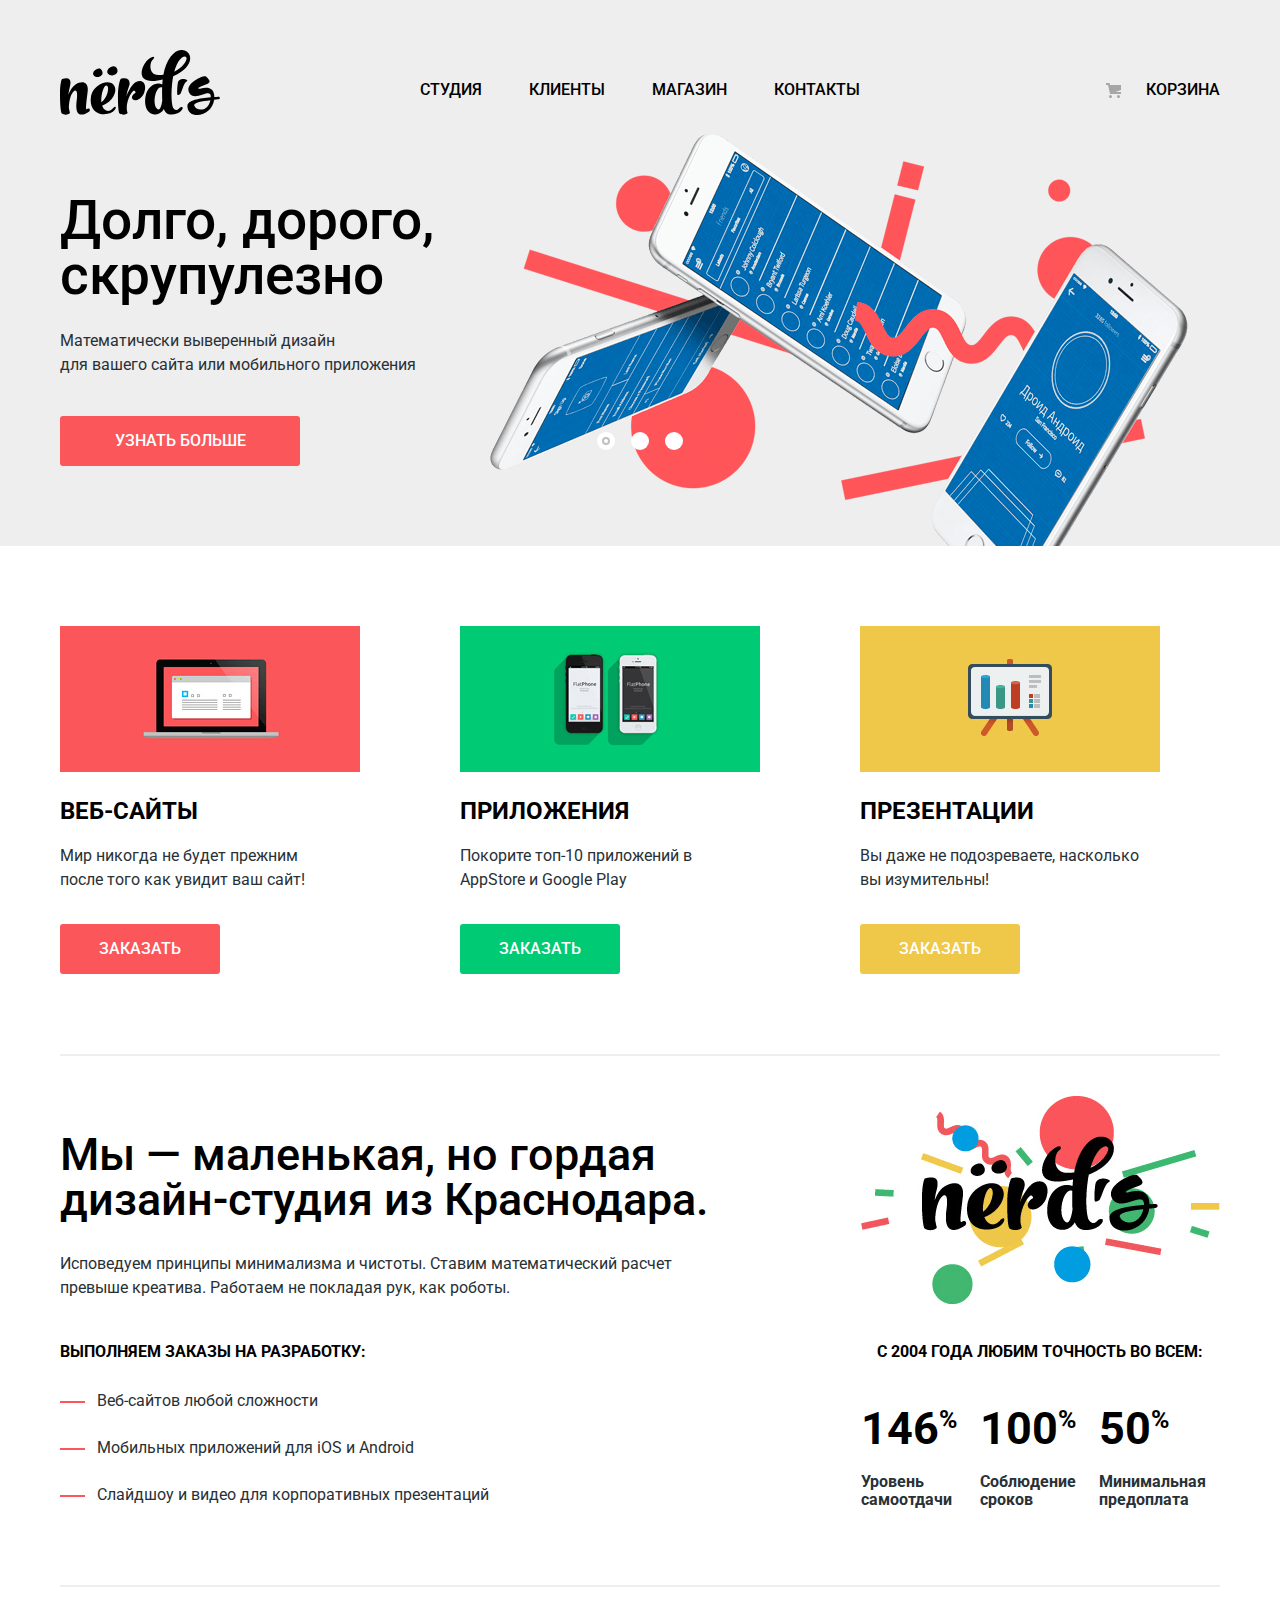
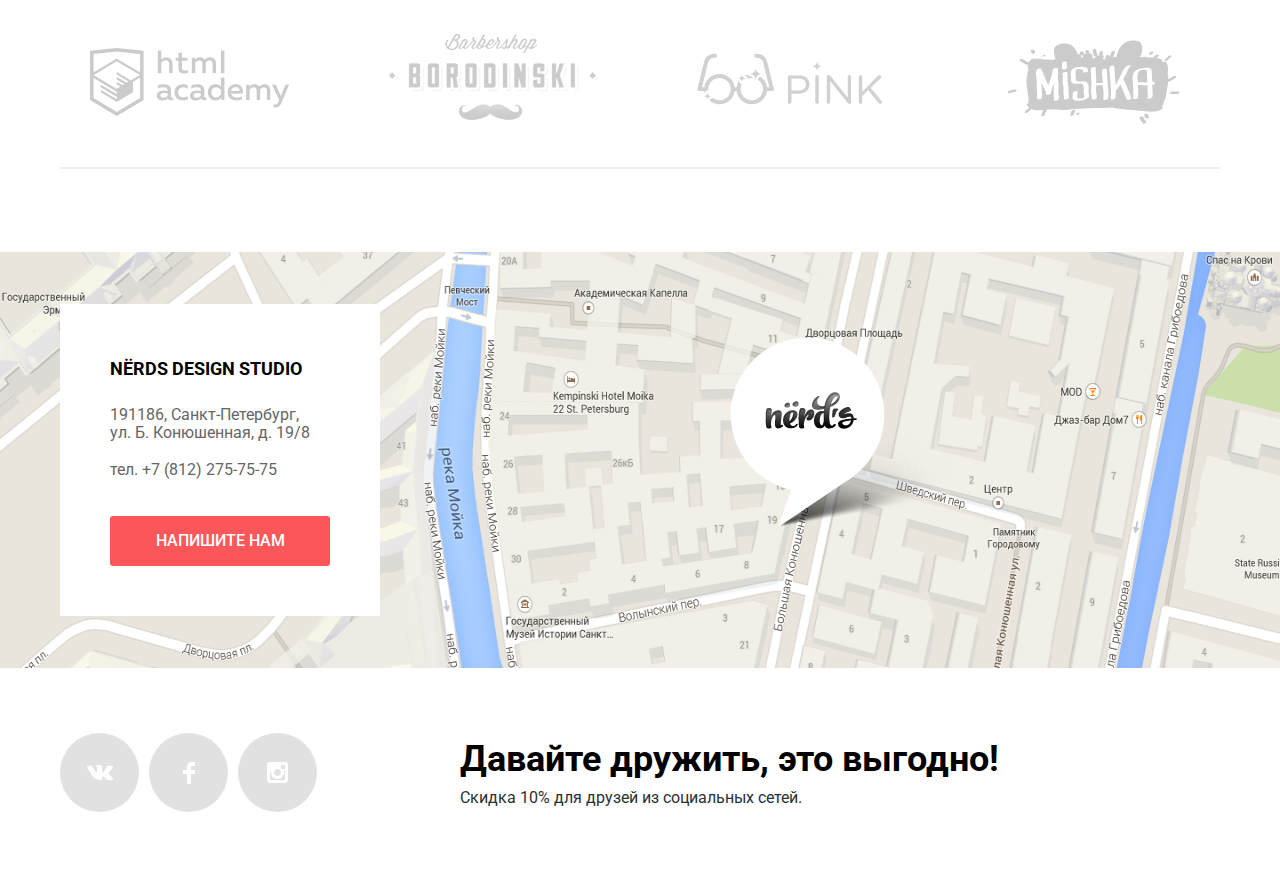
<file: index.html>
<!DOCTYPE html>
<html lang="ru">

<head>
  <meta charset="utf-8">
  <title>HTML Academy: Нёрдс</title>
  <link href="https://fonts.googleapis.com/css?family=Roboto:400,500,700&amp;subset=cyrillic" rel="stylesheet">
  <link rel="stylesheet" href="css/normalize.min.css">
  <link rel="stylesheet" href="css/style.min.css">
</head>

<body>

  <header class="main-header">
    <nav class="main-navigation container">
      <a class="main-header-logo">
        <img src="img/nerds-logo.svg" width="160" height="65" alt="Логотип Нёрдс">
      </a>
      <ul class="site-navigation">
        <li><a href="#">Студия</a></li>
        <li><a href="#">Клиенты</a></li>
        <li><a href="catalog.html">Магазин</a></li>
        <li><a href="#">Контакты</a></li>
      </ul>
      <ul class="user-navigation">
        <li class="user-cart"><a href="#">Корзина</a></li>
      </ul>
    </nav>
  </header>

  <main>
    <h1 class="visually-hidden">Дизайн-студия Нердс</h1>

    <section class="slider">
      <div class="container">
        <h2 class="visually-hidden">Преимущества</h2>
        <input class="visually-hidden" type="radio" id="product-1" name="toggle" checked>
        <input class="visually-hidden" type="radio" id="product-2" name="toggle">
        <input class="visually-hidden" type="radio" id="product-3" name="toggle">
        <ul class="slider-controls-list">
          <li class="slider-controls-item slider-controls-item-active">
            <label for="product-1"><span class="visually-hidden">Первый слайд</span></label>
          </li>
          <li class="slider-controls-item">
            <label for="product-2"><span class="visually-hidden">Второй слайд</span></label>
          </li>
          <li class="slider-controls-item">
            <label for="product-3"><span class="visually-hidden">Третий слайд</span></label>
          </li>
        </ul>
        <ul class="slider-list">
          <li class="slider-item">
            <h3>Долго, дорого,<br> скрупулезно</h3>
            <p>Математически выверенный дизайн<br> для вашего сайта или мобильного приложения</p>
            <a class="button slider-button" href="#">Узнать больше</a>
          </li>
          <li class="slider-item">
            <h3>Любим математику как никто другой</h3>
            <p>Никакого креатива, только математические формулы для расчета идеальных пропорций.</p>
            <a class="button slider-button" href="#">Узнать больше</a>
          </li>
          <li class="slider-item">
            <h3>Только ночь,<br> только хардкор</h3>
            <p>Работать днем, как все? Мы против этого.<br> Ближе к полуночи работа только начинается.</p>
            <a class="button slider-button" href="#">Узнать больше</a>
          </li>
        </ul>
      </div>
    </section>

    <section class="services container">
      <h2 class="visually-hidden">Наши услуги</h2>

      <ul class="services-list">
        <li class="services-item">
          <h3>Веб-сайты</h3>
          <p>Мир никогда не будет прежним после того как увидит ваш сайт!</p>
          <a class="button services-button" href="#">Заказать</a>
        </li>
        <li class="services-item">
          <h3>Приложения</h3>
          <p>Покорите топ-10 приложений в AppStore и Google Play</p>
          <a class="button services-button" href="#">Заказать</a>
        </li>
        <li class="services-item">
          <h3>Презентации</h3>
          <p>Вы даже не подозреваете, насколько вы изумительны!</p>
          <a class="button services-button" href="#">Заказать</a>
        </li>
      </ul>
    </section>

    <section class="about container">
      <div class="about-left">
        <h2 class="visually-hidden">О нас</h2>
        <p class="about-lead">
          Мы — маленькая, но гордая дизайн-студия из Краснодара.
        </p>
        <p class="about-text">Исповедуем принципы минимализма и чистоты. Ставим математический расчет превыше креатива.
          Работаем не покладая рук, как роботы.</p>
        <p class="about-list-intro">
          <b>Выполняем заказы на разработку:</b>
        </p>
        <ul class="about-list">
          <li class="about-item">Веб-сайтов любой сложности</li>
          <li class="about-item">Мобильных приложений для iOS и Android</li>
          <li class="about-item">Слайдшоу и видео для корпоративных презентаций</li>
        </ul>
      </div>
      <div class="about-right">
        <p class="about-logo">
          <img src="img/nerds-illustration.png" width="360" height="208" alt="Нёрдс">
        </p>
        <p class="about-table-intro">
          <b>С 2004 года любим точность во всем:</b>
        </p>
        <table class="about-table">
          <thead>
            <tr>
              <th>Уровень самоотдачи</th>
              <th>Соблюдение сроков</th>
              <th>Минимальная предоплата</th>
            </tr>
          </thead>
          <tbody>
            <tr>
              <td>146<span class="about-table-percent">%</span></td>
              <td>100<span class="about-table-percent">%</span></td>
              <td>50<span class="about-table-percent">%</span></td>
            </tr>
          </tbody>
        </table>
      </div>
    </section>

    <section class="partners container">
      <h2 class="visually-hidden">Наши партнёры</h2>
      <ul class="partners-list">
        <li class="partners-item">
          <a href="https://htmlacademy.ru/intensive/htmlcss" target="_blank">
            <h3 class="visually-hidden">HTML Academy</h3>
            <img src="img/logo-1.png" width="199" height="68" alt="HTML Academy">
          </a>
        </li>
        <li class="partners-item">
          <a href="#">
            <h3 class="visually-hidden">Барбершоп Бородинский</h3>
            <img src="img/logo-2.png" width="209" height="90" alt="Барбершоп Бородинский">
          </a>
        </li>
        <li class="partners-item">
          <a href="#">
            <h3 class="visually-hidden">Pink</h3>
            <img src="img/logo-3.png" width="185" height="52" alt="Pink">
          </a>
        </li>
        <li class="partners-item">
          <a href="#">
            <h3 class="visually-hidden">Mishka</h3>
            <img src="img/logo-4.png" width="173" height="84" alt="Mishka">
          </a>
        </li>
      </ul>
    </section>
  </main>

  <footer class="main-footer">
    <section class="contacts container">
      <div class="contacts-map">
        <img src="img/map.png " width="1440" height="416" alt="Наш адрес - 191186, Санкт-Петербург, ул. Б. Конюшенная, д. 19/8">
        <iframe src="https://www.google.com/maps/embed?pb=!1m18!1m12!1m3!1d1998.603625300289!2d30.320858715830845!3d59.93871916905453!2m3!1f0!2f0!3f0!3m2!1i1024!2i768!4f13.1!3m3!1m2!1s0x4696310fca145cc1%3A0x42b32648d8238007!2sBolshaya+Konyushennaya+Street%2C+19%2F8%2C+Sankt-Peterburg%2C+191186!5e0!3m2!1sen!2sru!4v1537539976945"
          width="1440" height="416" style="border:0"></iframe>
      </div>

      <h2 class="visually-hidden">Наш адрес</h2>

      <div class="contacts-info">
        <h3 class="contacts-name">Nёrds design studio</h3>
        <p class="contacts-address">191186, Санкт-Петербург, ул. Б. Конюшенная, д. 19/8</p>
        <p class="contacts-phone">тел. +7 (812) 275-75-75</p>
        <a class="button contacts-button" href="#">Напишите нам</a>
      </div>

    </section>

    <section class="social container">
      <h2 class="visually-hidden">Мы в социальных сетях</h2>

      <ul class="social-list">
        <li class="social-item">
          <a class="social-link social-link-vk" href="#"><span class="visually-hidden">Вконтакте</span></a>
        </li>
        <li class="social-item">
          <a class="social-link social-link-fb" href="#"><span class="visually-hidden">Фейсбук</span></a>
        </li>
        <li class="social-item">
          <a class="social-link social-link-inst" href="#"><span class="visually-hidden">Инстаграм</span></a>
        </li>
      </ul>

      <p class="social-text">
        <b>Давайте дружить, это выгодно!</b>
        Скидка 10% для друзей из социальных сетей.
      </p>
    </section>
  </footer>

  <section class="modal-feedback">
    <h2>Напишите нам</h2>
    <form class="feedback-form" action="https://echo.htmlacademy.ru" method="post">
      <p class="feedback-name">
        <label for="name">Ваше имя:</label>
        <input id="name" type="text" name="name" value="Имя Фамилия">
      </p>
      <p class="feedback-email">
        <label for="email">Ваш e-mail:</label>
        <input id="email" type="email" name="email" value="email@example.com">
      </p>
      <p class="feedback-text">
        <label for="text">Текст письма:</label>
        <textarea id="text" name="text" cols="30" rows="5">В свободной форме</textarea>
      </p>
      <button class="button feedback-button" type="submit">Отправить</button>
    </form>
    <button class="modal-close" type="button">Закрыть</button>
  </section>

  <div class="overlay"></div>

  <script src="js/script.min.js"></script>

</body>

</html>
</file>
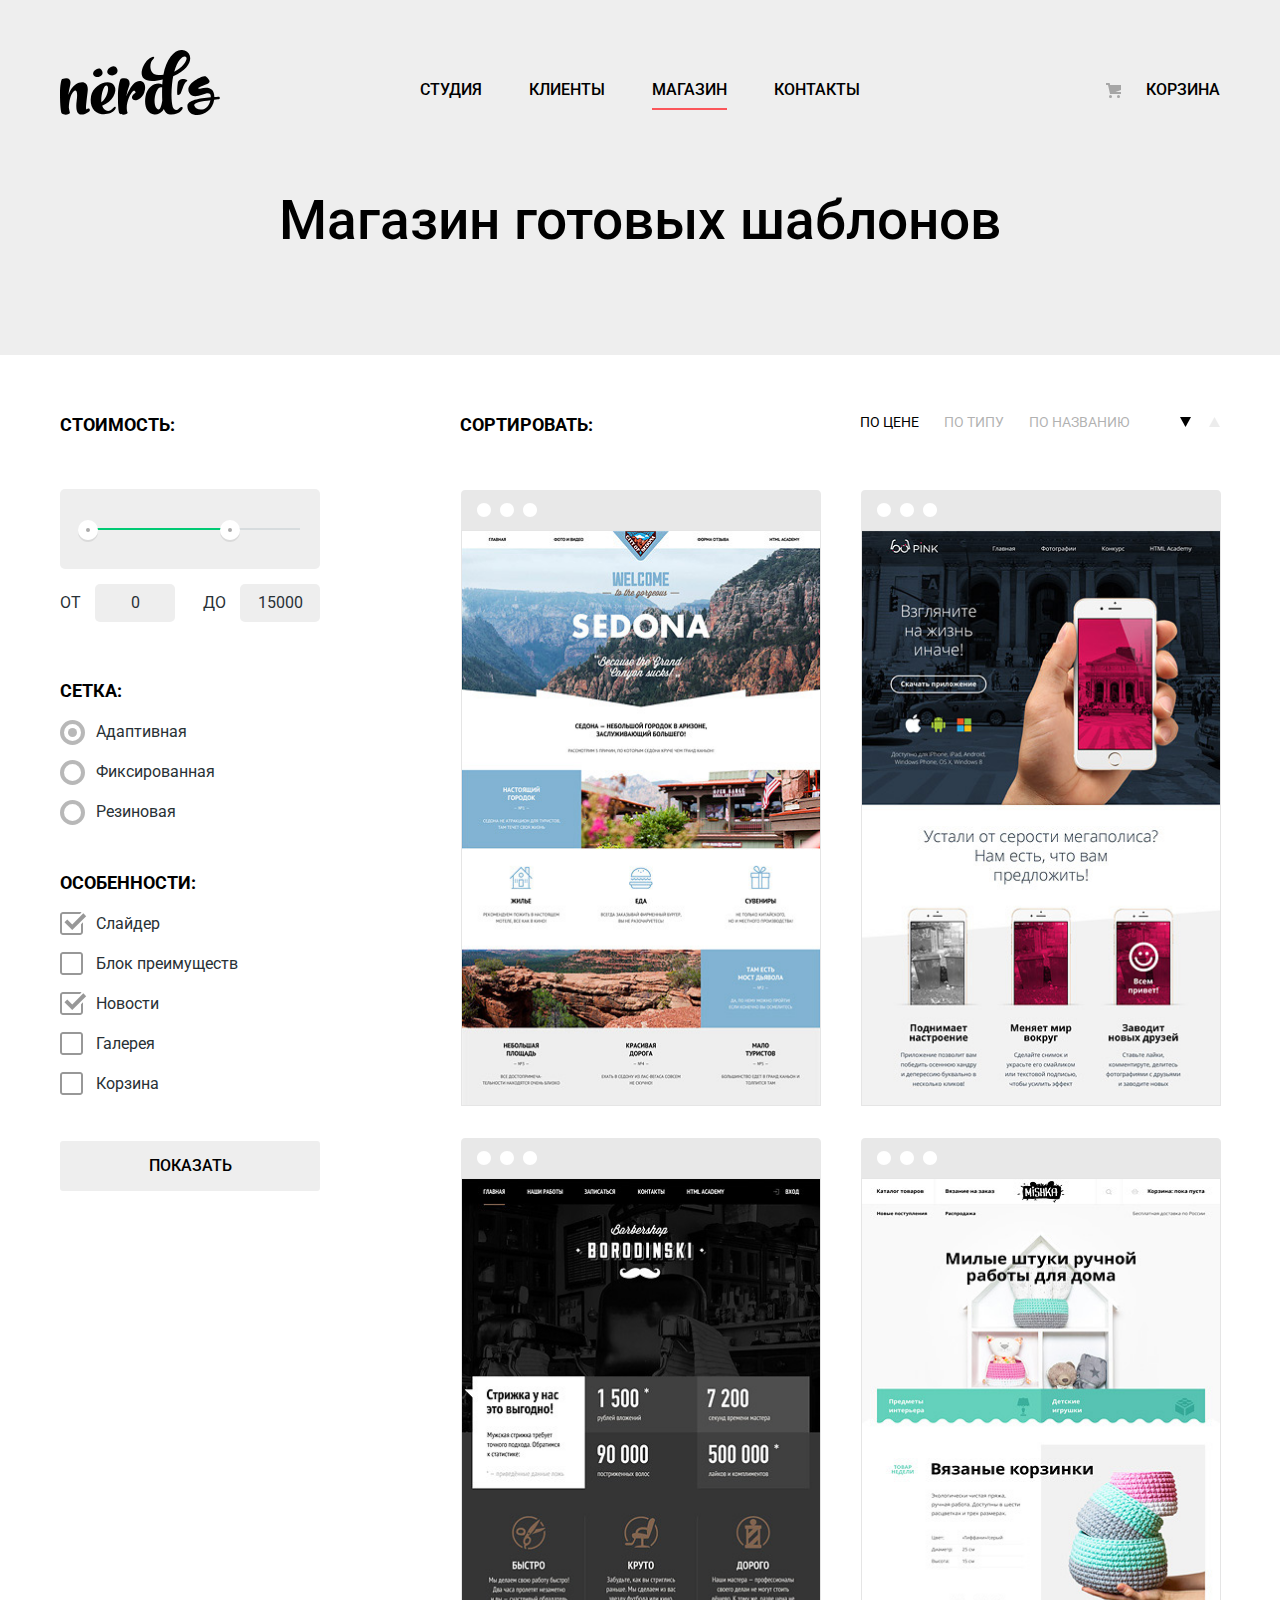
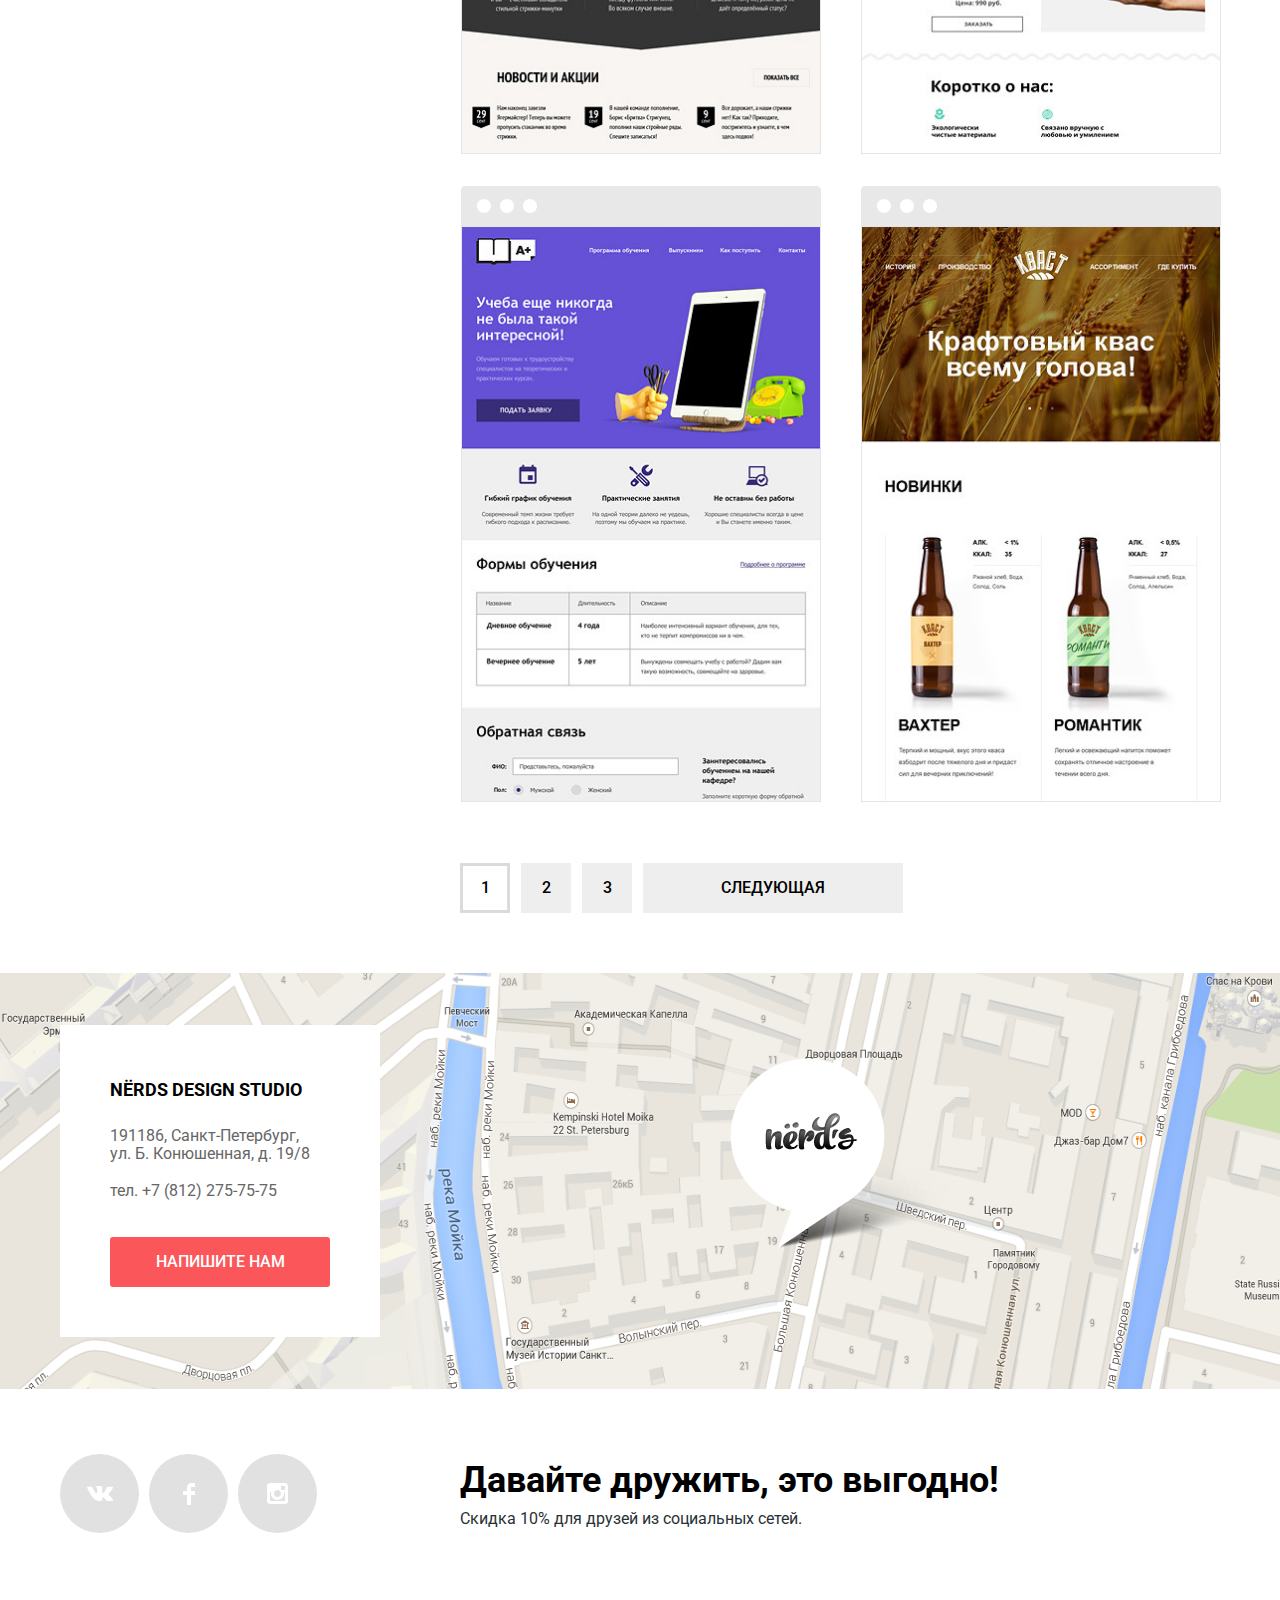
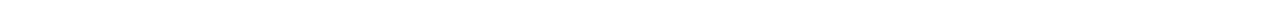
<file: catalog.html>
<!DOCTYPE html>
<html lang="ru">

<head>
  <meta charset="utf-8">
  <title>HTML Academy: Нёрдс</title>
  <link href="https://fonts.googleapis.com/css?family=Roboto:400,500,700&amp;subset=cyrillic" rel="stylesheet">
  <link rel="stylesheet" href="css/normalize.min.css">
  <link rel="stylesheet" href="css/style.min.css">
</head>

<body>

  <header class="main-header">
    <nav class="main-navigation container">
      <a class="main-header-logo" href="index.html">
        <img src="img/nerds-logo.svg" width="160" height="65" alt="Логотип Нёрдс">
      </a>
      <ul class="site-navigation">
        <li>
          <a href="#">Студия</a>
        </li>
        <li>
          <a href="#">Клиенты</a>
        </li>
        <li class="site-navigation-current">
          <a>Магазин</a>
        </li>
        <li>
          <a href="#">Контакты</a>
        </li>
      </ul>
      <ul class="user-navigation">
        <li class="user-cart">
          <a href="#">Корзина</a>
        </li>
      </ul>
    </nav>
  </header>

  <main class="inner-page">
    <div class="inner-page-title">
      <h1><span class="visually-hidden">Дизайн-студия Нердс: </span>Магазин готовых шаблонов</h1>
    </div>

    <div class="container">
      <section class="filter">
        <h2 class="visually-hidden">Фильтр шаблонов</h2>
        <form class="filter-form" action="https://echo.htmlacademy.ru" method="get">
          <fieldset class="filter-group filter-group-price">
            <legend>Стоимость:</legend>
            <div class="range-filter">
              <div class="range-controls">
                <div class="range-scale">
                  <div class="range-bar"></div>
                </div>
                <button class="range-marker range-marker-min" type="button">
                  <span class="visually-hidden">Минимальная цена</span>
                </button>
                <button class="range-marker range-marker-max" type="button">
                  <span class="visually-hidden">Максимальная цена</span>
                </button>
              </div>
              <div class="price-controls">
                <label class="min-price">от <input type="text" name="min-price" value="0"></label>
                <label class="max-price">до <input type="text" name="max-price" value="15000"></label>
              </div>
            </div>
          </fieldset>
          <fieldset class="filter-group filter-group-grid">
            <legend>Сетка:</legend>
            <ul class="filter-list">
              <li class="filter-item">
                <input class="visually-hidden" type="radio" name="grid" id="adaptive" checked>
                <label for="adaptive">Адаптивная</label>
              </li>
              <li class="filter-item">
                <input class="visually-hidden" type="radio" name="grid" id="fixed">
                <label for="fixed">Фиксированная</label>
              </li>
              <li class="filter-item">
                <input class="visually-hidden" type="radio" name="grid" id="rubber">
                <label for="rubber">Резиновая</label>
              </li>
            </ul>
          </fieldset>
          <fieldset class="filter-group filter-group-features">
            <legend>Особенности:</legend>
            <ul class="filter-list">
              <li class="filter-item">
                <input class="visually-hidden" type="checkbox" name="slider" id="slider" checked>
                <label for="slider">Слайдер</label>
              </li>
              <li class="filter-item">
                <input class="visually-hidden" type="checkbox" name="features-block" id="features-block">
                <label for="features-block">Блок преимуществ</label>
              </li>
              <li class="filter-item">
                <input class="visually-hidden" type="checkbox" name="news" id="news" checked>
                <label for="news">Новости</label>
              </li>
              <li class="filter-item">
                <input class="visually-hidden" type="checkbox" name="gallery" id="gallery">
                <label for="gallery">Галерея</label>
              </li>
              <li class="filter-item">
                <input class="visually-hidden" type="checkbox" name="cart" id="cart">
                <label for="cart">Корзина</label>
              </li>
            </ul>
          </fieldset>
          <button class="button filter-button" type="submit">Показать</button>
        </form>
      </section>

      <section class="catalog">
        <h2 class="visually-hidden">Подходящие шаблоны</h2>
        <div class="catalog-header">
          <p class="catalog-sort">Сортировать:</p>
          <ul class="sort-list">
            <li class="sort-item sort-item-current">
              <a>По цене</a>
            </li>
            <li class="sort-item">
              <a href="#">По типу</a>
            </li>
            <li class="sort-item">
              <a href="#">По названию</a>
            </li>
          </ul>
          <ul class="sort-direction-list">
            <li class="sort-direction-item sort-direction-item-current">
              <a class="sort-direction-link">
                <span class="visually-hidden">По возрастанию</span>
                <svg xmlns="http://www.w3.org/2000/svg" width="11" height="10" viewbox="0 0 11 10">
                  <path d="M5.5 10L0 0h11" /></svg>
              </a>
            </li>
            <li class="sort-direction-item">
              <a class="sort-direction-link" href="#">
                <span class="visually-hidden">По убыванию</span>
                <svg xmlns="http://www.w3.org/2000/svg" width="11" height="10" viewbox="0 0 11 10">
                  <path d="M5.5 0L0 10h11z" /></svg>
              </a>
            </li>
          </ul>
        </div>
        <ul class="catalog-list">
          <li class="catalog-item">
            <div class="catalog-item-info">
              <h3><a href="#">Sedona</a></h3>
              <p class="catalog-description">
                Информационный сайт для туристов
              </p>
              <p class="catalog-button button">
                9 900 руб.
              </p>
            </div>
            <div class="catalog-item-image">
              <img src="img/img-sedona.jpg" width="360" height="576" alt="Sedona">
            </div>
          </li>
          <li class="catalog-item">
            <div class="catalog-item-info">
              <h3>
                <a href="#">Pink App</a>
              </h3>
              <p class="catalog-description">
                Продуктовый лендинг приложения для iOS и Android
              </p>
              <p class="catalog-button button">
                9 900 руб.
              </p>
            </div>
            <div class="catalog-item-image">
              <img src="img/img-pink.jpg" width="360" height="576" alt="Pink App">
            </div>
          </li>
          <li class="catalog-item">
            <div class="catalog-item-info">
              <h3>
                <a href="#">Barbershop</a>
              </h3>
              <p class="catalog-description">
                Сайт салона красоты. Для мужчин, да.
              </p>
              <p class="catalog-button button">
                9 900 руб.
              </p>
            </div>
            <div class="catalog-item-image">
              <img src="img/img-barbershop.jpg" width="360" height="576" alt="Barbershop">
            </div>
          </li>
          <li class="catalog-item">
            <div class="catalog-item-info">
              <h3><a href="#">Mishka</a></h3>
              <p class="catalog-description">
                Интернет-магазин вязаных игрушек
              </p>
              <p class="catalog-button button">
                9 900 руб.
              </p>
            </div>
            <div class="catalog-item-image">
              <img src="img/img-mishka.jpg" width="360" height="576" alt="Mishka">
            </div>
          </li>
          <li class="catalog-item">
            <div class="catalog-item-info">
              <h3>
                <a href="#">A plus</a>
              </h3>
              <p class="catalog-description">
                Лендинг курсов повышения квалификации
              </p>
              <p class="catalog-button button">
                9 900 руб.
              </p>
            </div>
            <div class="catalog-item-image">
              <img src="img/img-aplus.jpg" width="360" height="576" alt="A plus">
            </div>
          </li>
          <li class="catalog-item">
            <div class="catalog-item-info">
              <h3>
                <a href="#">Кваст</a>
              </h3>
              <p class="catalog-description">
                Промо-сайт производителя крафтового кваса
              </p>
              <p class="catalog-button button">
                9 900 руб.
              </p>
            </div>
            <div class="catalog-item-image">
              <img src="img/img-kvast.jpg" width="360" height="576" alt="Кваст">
            </div>
          </li>
        </ul>
        <ul class="pagination-list">
          <li class="pagination-item pagination-item-current">
            <a>1</a>
          </li>
          <li class="pagination-item">
            <a href="#">2</a>
          </li>
          <li class="pagination-item">
            <a href="#">3</a>
          </li>
          <li class="pagination-item pagination-item-next">
            <a href="#">Следующая</a>
          </li>
        </ul>
      </section>
    </div>
  </main>

  <footer class="main-footer">
    <section class="contacts container">
      <div class="contacts-map">
        <img src="img/map.png " width="1440" height="416" alt="Наш адрес - 191186, Санкт-Петербург, ул. Б. Конюшенная, д. 19/8">
        <iframe src="https://www.google.com/maps/embed?pb=!1m18!1m12!1m3!1d1998.603625300289!2d30.320858715830845!3d59.93871916905453!2m3!1f0!2f0!3f0!3m2!1i1024!2i768!4f13.1!3m3!1m2!1s0x4696310fca145cc1%3A0x42b32648d8238007!2sBolshaya+Konyushennaya+Street%2C+19%2F8%2C+Sankt-Peterburg%2C+191186!5e0!3m2!1sen!2sru!4v1537539976945"
          width="1440" height="416" style="border:0"></iframe>
      </div>

      <h2 class="visually-hidden">Наш адрес</h2>

      <div class="contacts-info">
        <h3 class="contacts-name">Nёrds design studio</h3>
        <p class="contacts-address">191186, Санкт-Петербург, ул. Б. Конюшенная, д. 19/8</p>
        <p class="contacts-phone">тел. +7 (812) 275-75-75</p>
        <a class="button contacts-button" href="#">Напишите нам</a>
      </div>

    </section>

    <section class="social container">
      <h2 class="visually-hidden">Мы в социальных сетях</h2>

      <ul class="social-list">
        <li class="social-item">
          <a class="social-link social-link-vk" href="#"><span class="visually-hidden">Вконтакте</span></a>
        </li>
        <li class="social-item">
          <a class="social-link social-link-fb" href="#"><span class="visually-hidden">Фейсбук</span></a>
        </li>
        <li class="social-item">
          <a class="social-link social-link-inst" href="#"><span class="visually-hidden">Инстаграм</span></a>
        </li>
      </ul>

      <p class="social-text">
        <b>Давайте дружить, это выгодно!</b>
        Скидка 10% для друзей из социальных сетей.
      </p>
    </section>
  </footer>

  <section class="modal-feedback">
    <h2>Напишите нам</h2>
    <form class="feedback-form" action="https://echo.htmlacademy.ru" method="post">
      <p class="feedback-name">
        <label for="name">Ваше имя:</label>
        <input id="name" type="text" name="name" value="Имя Фамилия">
      </p>
      <p class="feedback-email">
        <label for="email">Ваш e-mail:</label>
        <input id="email" type="email" name="email" value="email@example.com">
      </p>
      <p class="feedback-text">
        <label for="text">Текст письма:</label>
        <textarea id="text" name="text" cols="30" rows="5">В свободной форме</textarea>
      </p>
      <button class="button feedback-button" type="submit">Отправить</button>
    </form>
    <button class="modal-close" type="button">Закрыть</button>
  </section>

  <div class="overlay"></div>

  <script src="js/script.min.js"></script>

</body>

</html>
</file>
<file: css/style.min.css>
body{font-weight:400;font-size:16px;line-height:24px;font-family:"Roboto",Arial,sans-serif;color:#283136;background-color:#fff}.visually-hidden:not(:focus):not(:active),input[type=checkbox].visually-hidden,input[type=radio].visually-hidden{position:absolute;width:1px;height:1px;margin:-1px;padding:0;overflow:hidden;white-space:nowrap;border:0;clip:rect(0 0 0 0);-webkit-clip-path:inset(100%);clip-path:inset(100%)}a{text-decoration:none}img{max-width:100%;height:auto}.button{display:block;padding:16px 0;font:inherit;font-weight:500;font-size:16px;line-height:18px;text-align:center;color:#fff;text-transform:uppercase;background-color:#fb565a;border:0;border-radius:3px;cursor:pointer}.button:hover,.button:focus{background-color:#e74246}.button:active{color:rgba(255,255,255,.3);background-color:#d7373b;-webkit-box-shadow:inset 0 3px 0 rgba(0,1,1,.1);box-shadow:inset 0 3px 0 rgba(0,1,1,.1)}.container{width:1160px;margin:0 auto;padding:0 20px}.main-header{padding-top:50px;background-color:#eee}.main-navigation{display:-webkit-box;display:-ms-flexbox;display:flex;-webkit-box-align:end;-ms-flex-align:end;align-items:flex-end;font-weight:500;font-size:16px;line-height:30px;color:#000;text-transform:uppercase;text-transform:uppercase}.main-header-logo{width:160px;height:65px;margin-right:200px}.main-header-logo img{display:block;width:160px;height:65px}.main-header-logo[href]:hover,.main-header-logo[href]:focus{opacity:.8}.main-header-logo[href]:active{opacity:.3}.main-navigation a{color:inherit}.main-navigation a[href]:hover,.main-navigation a[href]:focus{color:#fb565a}.main-navigation a[href]:active{opacity:.3}.site-navigation-current a,.site-navigation-current a:hover,.site-navigation-current a:focus,.site-navigation-current a:active{color:#000}.site-navigation{display:-webkit-box;display:-ms-flexbox;display:flex;width:600px;margin:0;margin-right:auto;padding:0;list-style:none}.site-navigation li{margin-right:47px;padding-top:10px;padding-bottom:10px}.site-navigation-current{position:relative}.site-navigation-current::after{content:"";position:absolute;right:0;bottom:5px;left:0;height:2px;background-color:#fb565a}.user-navigation{display:-webkit-box;display:-ms-flexbox;display:flex;max-width:160px;margin:0;padding:0;list-style:none;text-align:right}.user-cart{padding-top:10px;padding-bottom:10px;padding-left:40px;background-image:url(../img/icon-cart.svg);background-repeat:no-repeat;background-position:left center}.user-cart-current{position:relative}.user-cart-current::after{content:"";position:absolute;right:0;bottom:5px;left:0;height:2px;background-color:#fb565a}.slider{background-color:#eee}.slider .container{position:relative}.slider-list{margin:0;padding:0;list-style:none}.slider-controls-list{position:absolute;bottom:88px;left:50%;z-index:10;display:-webkit-box;display:-ms-flexbox;display:flex;margin:0;padding:0;list-style:none;-webkit-transform:translateX(-50%);-ms-transform:translateX(-50%);transform:translateX(-50%)}.slider-controls-item label{position:relative;display:block;width:18px;height:18px;padding:8px;border-radius:50%;cursor:pointer}.slider-controls-item label::after{content:"";position:absolute;top:8px;left:8px;z-index:1;width:18px;height:18px;background-color:#fff;border-radius:50%}#product-1:checked~.slider-controls-list .slider-controls-item:nth-child(1) label::before,#product-2:checked~.slider-controls-list .slider-controls-item:nth-child(2) label::before,#product-3:checked~.slider-controls-list .slider-controls-item:nth-child(3) label::before{content:"";position:absolute;top:50%;left:50%;z-index:2;width:4px;height:4px;margin:-4px;background-color:inherit;border:2px solid #c1c1c1;border-radius:50%}.slider-item{display:none;padding-top:78px;padding-bottom:80px;background-repeat:no-repeat}.slider-item:nth-child(1){background-image:url(../img/slide1.png);background-position:93% 18px}.slider-item:nth-child(2){background-image:url(../img/slide2.png);background-position:100% 0}.slider-item:nth-child(3){background-image:url(../img/slide3.png);background-position:100% 20px}#product-1:checked~.slider-list .slider-item:nth-child(1){display:block}#product-2:checked~.slider-list .slider-item:nth-child(2){display:block}#product-3:checked~.slider-list .slider-item:nth-child(3){display:block}.slider-item h3{max-width:550px;margin:0;margin-bottom:26px;padding:0;font-weight:500;font-size:55px;line-height:55px;color:#000}.slider-item p{max-width:430px;margin:0;margin-bottom:39px;padding:0}.slider-button{width:240px}.services{position:relative;padding-top:80px;padding-bottom:80px}.services::after{content:"";position:absolute;right:20px;bottom:-2px;left:20px;height:2px;background-color:#eee}.services-list{display:-webkit-box;display:-ms-flexbox;display:flex;margin:0;padding:0;list-style:none}.services-item{width:300px;margin-right:100px;padding-top:170px;background-repeat:no-repeat;background-position:top center}.services-item:nth-child(1){background-image:url(../img/bg-services-1.png)}.services-item:nth-child(2){background-image:url(../img/bg-services-2.png)}.services-item:nth-child(3){margin-right:0;background-image:url(../img/bg-services-3.png)}.services-item h3{margin:0;margin-bottom:18px;padding:0;font-weight:700;font-size:24px;line-height:30px;color:#000;text-transform:uppercase}.services-item p{margin:0;margin-right:20px;margin-bottom:32px;padding:0}.services-button{width:160px}.services-item:nth-child(2) .services-button{background-color:#00ca74}.services-item:nth-child(2) .services-button:hover,.services-item:nth-child(2) .services-button:focus{background-color:#00bc6c}.services-item:nth-child(2) .services-button:active{background-color:#00aa62}.services-item:nth-child(3) .services-button{background-color:#efc84a}.services-item:nth-child(3) .services-button:hover,.services-item:nth-child(3) .services-button:focus{background-color:#eab534}.services-item:nth-child(3) .services-button:active{background-color:#e5a722}.about{position:relative;display:-webkit-box;display:-ms-flexbox;display:flex;-webkit-box-pack:justify;-ms-flex-pack:justify;justify-content:space-between;padding-top:42px;padding-bottom:65px}.about::after{content:"";position:absolute;right:20px;bottom:-2px;left:20px;height:2px;background-color:#eee}.about-left{width:660px}.about-right{width:360px}.about-lead{margin:0;margin-top:36px;margin-bottom:30px;padding:0;font-weight:500;font-size:45px;line-height:45px;color:#000}.about-text{margin:0;margin-bottom:40px;padding:0}.about-list-intro{margin:0;margin-bottom:25px;padding:0}.about-list-intro b{font-weight:700;color:#000;text-transform:uppercase}.about-list{margin:0;padding:0;list-style:none}.about-item{position:relative;margin-bottom:23px;padding-left:37px}.about-item:last-child{margin-bottom:0}.about-item::before{content:"";position:absolute;top:50%;left:0;width:25px;height:2px;background-color:#fb565a}.about-logo{margin:0;margin-bottom:29px;padding:0}.about-table-intro{margin:0;margin-bottom:22px;padding:0;text-align:center}.about-table-intro b{font-weight:700;color:#000;text-transform:uppercase}.about-table{position:relative;display:-webkit-box;display:-ms-flexbox;display:flex;-ms-flex-wrap:wrap;flex-wrap:wrap;border-spacing:0 10px}.about-table thead{-webkit-box-ordinal-group:2;-ms-flex-order:1;order:1;width:100%}.about-table tbody{width:100%}.about-table th{width:117px;line-height:18px;text-align:left}.about-table td{width:117px;font-weight:700;font-size:45px;line-height:45px;color:#000}.about-table-percent{font-size:25px;vertical-align:super}.partners{position:relative;margin-bottom:25px;padding-top:48px;padding-bottom:36px}.partners::after{content:"";position:absolute;right:20px;bottom:-2px;left:20px;height:2px;background-color:#eee}.partners-list{display:-webkit-box;display:-ms-flexbox;display:flex;-webkit-box-pack:justify;-ms-flex-pack:justify;justify-content:space-between;-webkit-box-align:center;-ms-flex-align:center;align-items:center;margin:0;padding:0;padding-right:40px;padding-left:30px;list-style:none}.partners-item:nth-child(1){padding-top:7px}.partners-item:nth-child(3){margin-right:25px}.partners-item:nth-child(4){padding-top:7px}.partners-item a{opacity:.2}.partners-item a:hover,.partners-item a:focus{opacity:1}.partners-item a:active{opacity:.1}.main-footer{position:relative;padding-top:60px}.contacts{height:416px;background-color:transparent}.contacts-info{position:absolute;top:112px;width:220px;padding-top:50px;padding-right:50px;padding-bottom:50px;padding-left:50px;background-color:#fff}.contacts-name{margin:0;margin-bottom:22px;padding:0;font-weight:700;font-size:18px;line-height:30px;color:#000;text-transform:uppercase}.contacts-address,.contacts-phone{margin:0;padding:0;line-height:18px;color:#666}.contacts-address{margin-right:10px;margin-bottom:19px}.contacts-phone{margin-bottom:37px}.contacts-map{position:absolute;right:0;left:0;height:416px}.contacts-map::before{content:"";position:absolute;top:85px;left:57%;width:231px;height:190px;background-image:url(../img/map-marker.png);background-repeat:no-repeat}.contacts-map img{position:absolute;left:50%;z-index:-1;display:block;width:1440px;height:416px;-webkit-transform:translateX(-50%);-ms-transform:translateX(-50%);transform:translateX(-50%)}.contacts-map iframe{width:100%}.main-footer .social{display:-webkit-box;display:-ms-flexbox;display:flex;-webkit-box-align:center;-ms-flex-align:center;align-items:center;padding-top:65px;padding-bottom:69px}.social-list{display:-webkit-box;display:-ms-flexbox;display:flex;width:260px;margin:0;margin-right:140px;padding:0;list-style:none}.social-item{margin-right:10px}.social-item:last-child{margin-right:0}.social-link{display:block;width:79px;height:79px;color:#fff;background-color:#e1e1e1;background-repeat:no-repeat;background-position:center;border-radius:50%}.social-link-fb{background-image:url(../img/icon-fb.svg)}.social-link-vk{background-image:url(../img/icon-vk.svg)}.social-link-inst{background-image:url(../img/icon-inst.svg)}.social-link:hover,.social-link:focus{background-color:#e74246}.social-link:active{color:rgba(255,255,255,.3);background-color:#d7373b;-webkit-box-shadow:inset 0 3px 0 rgba(0,1,1,.1);box-shadow:inset 0 3px 0 rgba(0,1,1,.1)}.social-text{width:560px;margin:0;margin-top:5px;padding:0;line-height:22px}.social-text b{display:block;margin-bottom:10px;font-weight:700;font-size:36px;line-height:36px;color:#000}.modal-feedback{position:fixed;top:50%;left:50%;display:none;width:760px;padding-top:70px;padding-right:100px;padding-bottom:85px;padding-left:100px;background-color:#fff;-webkit-box-shadow:0 20px 40px rgba(0,1,1,.75);box-shadow:0 20px 40px rgba(0,1,1,.75);-webkit-transform:translate(-50%,-50%);-ms-transform:translate(-50%,-50%);transform:translate(-50%,-50%)}.modal-show{z-index:15;display:block;-webkit-animation:bounce 1s;animation:bounce 1s}.modal-error{-webkit-animation:shake 1s;animation:shake 1s}.modal-close{position:absolute;top:78px;right:90px;width:30px;height:30px;font-size:0;background-color:transparent;border:0;cursor:pointer;opacity:.3}.modal-close::before,.modal-close::after{content:"";position:absolute;top:13px;left:2px;width:27px;height:5px;background-color:#fb565a}.modal-close::before{-webkit-transform:rotate(45deg);-ms-transform:rotate(45deg);transform:rotate(45deg)}.modal-close::after{-webkit-transform:rotate(-45deg);-ms-transform:rotate(-45deg);transform:rotate(-45deg)}.modal-close:hover,.modal-close:focus{opacity:1}.modal-close:active{opacity:.1}.modal-feedback h2{margin:0;margin-bottom:45px;padding:0;font-weight:500;font-size:45px;line-height:45px;color:#000}.feedback-form{display:-webkit-box;display:-ms-flexbox;display:flex;-ms-flex-wrap:wrap;flex-wrap:wrap}.feedback-form p{padding:0}.feedback-name{width:360px;margin:0;margin-right:auto;margin-bottom:35px}.feedback-email{width:360px;margin:0}.feedback-text{width:100%;margin:0;margin-bottom:47px}.feedback-form textarea{display:block;min-height:90px;resize:vertical}.feedback-form label{display:block;margin-bottom:10px;font-weight:700;line-height:18px;color:#000}.feedback-form input,.feedback-form textarea{-webkit-box-sizing:border-box;box-sizing:border-box;width:100%;padding:18px 16px;color:#444;background-color:transparent;border:2px solid #d7dcde;opacity:.5}.feedback-form input:hover,.feedback-form textarea:hover{border:2px solid #b4b9bb}.feedback-form input:focus,.feedback-form textarea:focus{border:2px solid #000;outline:0;opacity:1}.feedback-form input:invalid{color:#e74246;border:2px solid #e74246;opacity:1}.feedback-button{width:260px}.inner-page-title{background-color:#eee}.inner-page h1{max-width:800px;margin:0 auto;padding:0;padding-top:78px;padding-bottom:107px;font-weight:500;font-size:55px;line-height:55px;text-align:center;color:#000}.inner-page .container{display:-webkit-box;display:-ms-flexbox;display:flex;-webkit-box-pack:justify;-ms-flex-pack:justify;justify-content:space-between;padding-top:55px}.filter{width:260px}.filter-group{margin:0;padding:0;border:0}.filter-group-price{margin-bottom:54px}.filter-group-grid{margin-bottom:44px}.filter-group-features{margin-bottom:45px}.filter-group legend{font-weight:700;font-size:18px;line-height:30px;color:#000;text-transform:uppercase}.filter-group-price legend{margin-bottom:49px}.filter-group-grid legend,.filter-group-features legend{margin-bottom:14px}.range-filter{width:100%}.range-controls{position:relative;height:2px;margin-bottom:15px;padding-top:39px;padding-right:20px;padding-bottom:39px;padding-left:20px;background-color:#eee;border-radius:5px}.range-scale{height:2px;background-color:#d7dcde}.range-bar{width:70%;height:2px;background-color:#00ca74}.range-marker{position:absolute;top:31px;width:20px;height:23px;margin:0;padding:0;background-color:transparent;background-image:url(../img/filter-button.svg);border:0;cursor:pointer}.range-marker-min{left:18px}.range-marker-max{left:160px}.price-controls{font-size:0}.price-controls label{display:inline-block;width:50%;font-size:16px;line-height:22px;text-transform:uppercase}.max-price{text-align:right}.price-controls input{width:60px;margin-left:10px;padding:8px 10px;font:inherit;text-align:center;color:#283136;background-color:#eee;border:0;border-radius:5px}.filter-list{margin:0;padding:0;list-style:none}.filter-item{margin-bottom:16px}.filter-item:last-child{margin-bottom:0}.filter-item label{position:relative;padding-left:36px;line-height:20px;cursor:pointer}.filter-item input[type=radio]+label::before{content:"";position:absolute;top:auto;left:0;width:17px;height:17px;background-color:transparent;border:4px solid #4d4d4d;border-radius:50%;opacity:.4}.filter-item input[type=radio]:checked+label::after{content:"";position:absolute;top:5.5px;left:8px;width:9px;height:9px;background-color:#4d4d4d;border-radius:50%;opacity:.4}.filter-item input[type=radio]+label:hover::before,.filter-item input[type=radio]:focus+label::before,.filter-item input[type=radio]+label:hover::after,.filter-item input[type=radio]:focus+label::after{opacity:1}.filter-item input[type=radio]:not(:disabled)+label:hover,.filter-item input[type=radio]:not(:disabled):focus+label{color:#000}.filter-item input:disabled+label{cursor:default;opacity:.3}.filter-item input[type=checkbox]+label::before{content:"";position:absolute;left:0;width:23px;height:23px;background-image:url(../img/checkbox-off.svg);background-repeat:no-repeat;background-position:0 0;opacity:.4}.filter-item input[type=checkbox]:checked+label::before{width:27px;background-image:url(../img/checkbox-on.svg)}.filter-item input[type=checkbox]+label:hover::before,.filter-item input[type=checkbox]:focus+label::before{opacity:1}.filter-item input[type=radio]:disabled+label::before,.filter-item input[type=radio]:disabled+label::after,.filter-item input[type=checkbox]:disabled+label::before{opacity:.25}.filter-button{width:100%;color:#000;background-color:#eee}.catalog{width:760px}.catalog-header{display:-webkit-box;display:-ms-flexbox;display:flex;margin-bottom:49px}.catalog-sort{margin:0;padding:0;font-weight:700;font-size:18px;line-height:30px;color:#000;text-transform:uppercase}.sort-list{display:-webkit-box;display:-ms-flexbox;display:flex;width:300px;margin:0;margin-left:auto;padding:0;list-style:none}.sort-item{margin-right:25px}.sort-item:last-child{margin-right:0}.sort-item a{font-size:14px;line-height:18px;color:#000;text-transform:uppercase;opacity:.3}.sort-item a[href]:hover,.sort-item a[href]:focus{opacity:.6}.sort-item a[href]:active{opacity:1}.sort-item-current a{opacity:1}.sort-direction-list{display:-webkit-box;display:-ms-flexbox;display:flex;-webkit-box-pack:end;-ms-flex-pack:end;justify-content:flex-end;width:60px;margin:0;padding:0;list-style:none}.sort-direction-item{margin-left:18px}.sort-direction-item:first-child{margin-left:0}.sort-direction-item a{font-size:14px;line-height:18px;color:#a6a6a6;text-transform:uppercase;opacity:.2}.sort-direction-item-current a{color:#000;opacity:1}.sort-direction-item a[href]:hover,.sort-direction-item a[href]:focus{opacity:1}.sort-direction-item a[href]:active{color:#000;opacity:1}.sort-direction-link svg{fill:currentColor}.catalog-list{display:-webkit-box;display:-ms-flexbox;display:flex;-ms-flex-wrap:wrap;flex-wrap:wrap;margin:0;margin-bottom:60px;padding:0;list-style:none}.catalog-item{position:relative;width:358px;margin-right:auto;margin-bottom:30px;background-color:transparent;border:1px solid transparent}.catalog-item:nth-child(2n){margin-right:0}.catalog-item:nth-last-child(-n+2){margin-bottom:0}.catalog-item::before{content:"";display:block;width:360px;height:40px;margin:0;padding:0;background-image:url(../img/browser.svg);background-repeat:no-repeat;opacity:.12}.catalog-item:hover{border-color:rgba(77,77,77,.1);-webkit-box-shadow:0 6px 15px rgba(0,1,1,.25);box-shadow:0 6px 15px rgba(0,1,1,.25)}.catalog-item-info{position:absolute;bottom:0;left:0;display:none;width:230px;padding-top:26px;padding-right:65px;padding-bottom:43px;padding-left:65px;text-align:center;background-color:#eee}.catalog-item:hover .catalog-item-info{display:block}.catalog-item:hover::before{opacity:1}.catalog-item-info h3{margin:0;margin-bottom:14px;padding:0;font-weight:700;font-size:18px;line-height:30px;color:#000;text-transform:uppercase}.catalog-item-info a{color:inherit}.catalog-description{width:200px;margin:0 auto;margin-bottom:33px;padding:0;line-height:18px;color:#666}.catalog-item:nth-child(2) .catalog-description{width:230px}.catalog-item:nth-child(3) .catalog-description{width:190px}.catalog-item:nth-child(5) .catalog-description{width:220px}.catalog-item:nth-child(6) .catalog-description{width:220px}.catalog-button{width:200px;margin:0 auto;padding:16px 0}.catalog-item-image{width:360px;height:576px}.catalog-item-image img{display:block;width:358px;height:574px;border:1px solid rgba(0,1,1,.1)}.pagination-list{display:-webkit-box;display:-ms-flexbox;display:flex;margin:0;padding:0;list-style:none}.pagination-item{margin-right:11px}.pagination-item a{display:-webkit-box;display:-ms-flexbox;display:flex;-webkit-box-pack:center;-ms-flex-pack:center;justify-content:center;-webkit-box-align:center;-ms-flex-align:center;align-items:center;-webkit-box-sizing:border-box;box-sizing:border-box;width:50px;height:50px;font-weight:500;font-size:16px;line-height:18px;color:#000;border:3px solid transparent}.pagination-item a[href]{background-color:#eee}.pagination-item a[href]:hover,.pagination-item a[href]:focus{background-color:#dfdfdf}.pagination-item a[href]:active{background-color:#d5d5d5;-webkit-box-shadow:inset 0 3px 0 rgba(0,1,1,.1);box-shadow:inset 0 3px 0 rgba(0,1,1,.1)}.pagination-item-current a{border:3px solid #dbdbdb}.pagination-item-next a{width:260px;text-transform:uppercase}.overlay{position:fixed;top:0;right:0;bottom:0;left:0;z-index:10;display:none;background-color:rgba(0,0,0,.8)}.overlay-show{display:block}@-webkit-keyframes bounce{0%{-webkit-transform:translate(-50%,-50%) scale(0);transform:translate(-50%,-50%) scale(0)}to{-webkit-transform:translate(-50%,-50%) scale(1);transform:translate(-50%,-50%) scale(1)}}@keyframes bounce{0%{-webkit-transform:translate(-50%,-50%) scale(0);transform:translate(-50%,-50%) scale(0)}to{-webkit-transform:translate(-50%,-50%) scale(1);transform:translate(-50%,-50%) scale(1)}}@-webkit-keyframes shake{0%,to{-webkit-transform:translate(-50%,-50%) scale(1);transform:translate(-50%,-50%) scale(1)}10%,30%,50%,70%,90%{-webkit-transform:translate(-50%,-50%) scale(.8);transform:translate(-50%,-50%) scale(.8)}20%,40%,60%,80%{-webkit-transform:translate(-50%,-50%) scale(1.05);transform:translate(-50%,-50%) scale(1.05)}}@keyframes shake{0%,to{-webkit-transform:translate(-50%,-50%) scale(1);transform:translate(-50%,-50%) scale(1)}10%,30%,50%,70%,90%{-webkit-transform:translate(-50%,-50%) scale(.8);transform:translate(-50%,-50%) scale(.8)}20%,40%,60%,80%{-webkit-transform:translate(-50%,-50%) scale(1.05);transform:translate(-50%,-50%) scale(1.05)}}
</file>
